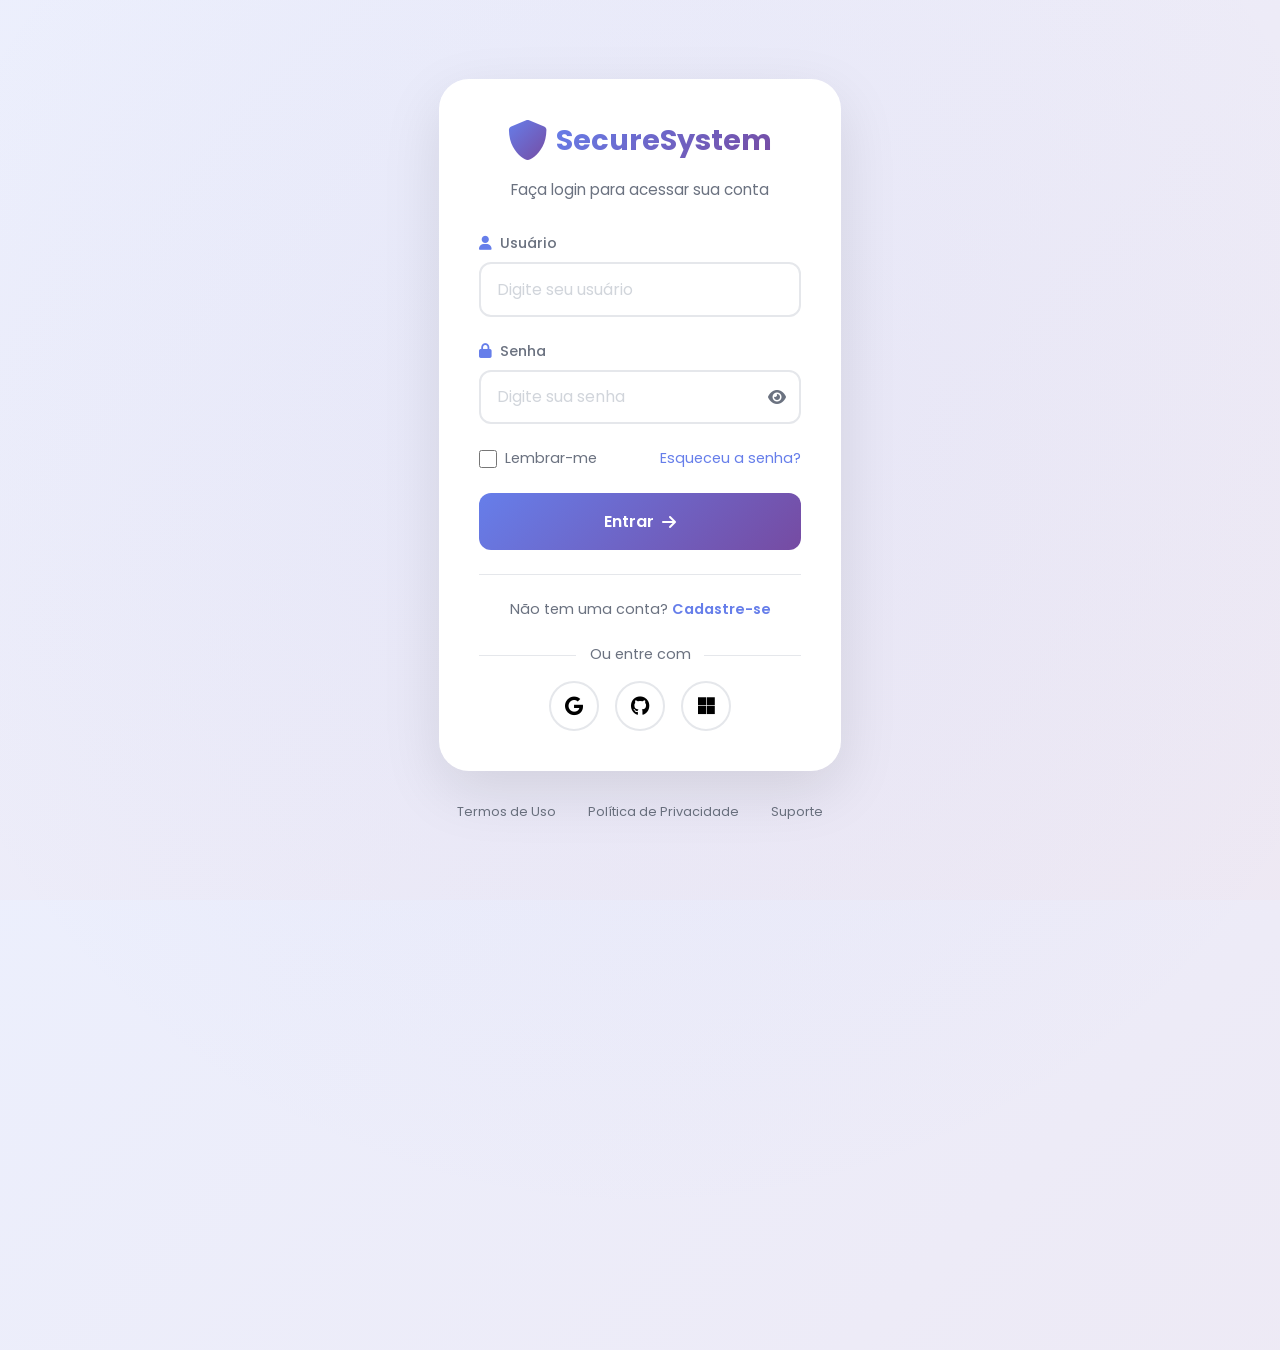
<file: AtividadeVS/Atividade.14-03/Atividade5/index.html>
<!DOCTYPE html>
<html lang="pt-BR">
<head>
    <meta charset="UTF-8">
    <meta name="viewport" content="width=device-width, initial-scale=1.0">
    <title>Login - SecureSystem</title>
    <link rel="stylesheet" href="assets/css/login.css">
    <link href="https://fonts.googleapis.com/css2?family=Poppins:wght@300;400;500;600;700&display=swap" rel="stylesheet">
    <link rel="stylesheet" href="https://cdnjs.cloudflare.com/ajax/libs/font-awesome/6.0.0/css/all.min.css">
</head>
<body>
    <div class="login-container">
        <div class="login-card">
            <div class="login-header">
                <div class="logo">
                    <i class="fas fa-shield-alt"></i>
                    <h1>SecureSystem</h1>
                </div>
                <p>Faça login para acessar sua conta</p>
            </div>

            <form id="loginForm" class="login-form">
                <div class="input-group">
                    <label for="usuario">
                        <i class="fas fa-user"></i>
                        Usuário
                    </label>
                    <input type="text" id="usuario" name="usuario" required 
                           placeholder="Digite seu usuário" autocomplete="username">
                </div>

                <div class="input-group">
                    <label for="senha">
                        <i class="fas fa-lock"></i>
                        Senha
                    </label>
                    <div class="password-input">
                        <input type="password" id="senha" name="senha" required 
                               placeholder="Digite sua senha" autocomplete="current-password">
                        <i class="fas fa-eye toggle-password" onclick="togglePassword('senha')"></i>
                    </div>
                </div>

                <div class="login-options">
                    <label class="checkbox-label">
                        <input type="checkbox" id="lembrar">
                        <span>Lembrar-me</span>
                    </label>
                    <a href="#" class="forgot-password">Esqueceu a senha?</a>
                </div>

                <button type="submit" class="login-btn">
                    <span>Entrar</span>
                    <i class="fas fa-arrow-right"></i>
                </button>

                <div class="login-footer">
                    <p>Não tem uma conta? <a href="cadastro.html">Cadastre-se</a></p>
                </div>
            </form>

            <div class="social-login">
                <p>Ou entre com</p>
                <div class="social-buttons">
                    <button class="social-btn google">
                        <i class="fab fa-google"></i>
                    </button>
                    <button class="social-btn github">
                        <i class="fab fa-github"></i>
                    </button>
                    <button class="social-btn microsoft">
                        <i class="fab fa-microsoft"></i>
                    </button>
                </div>
            </div>
        </div>

        <div class="login-footer-links">
            <a href="#">Termos de Uso</a>
            <a href="#">Política de Privacidade</a>
            <a href="#">Suporte</a>
        </div>
    </div>

    <div id="toast" class="toast"></div>

    <script src="assets/js/login.js"></script>
</body>
</html>
</file>
<file: AtividadeVS/Atividade.14-03/Atividade5/assets/css/login.css>
/* Reset e Estilos Globais */
* {
    margin: 0;
    padding: 0;
    box-sizing: border-box;
    font-family: 'Poppins', sans-serif;
}

:root {
    --primary: #667eea;
    --secondary: #764ba2;
    --success: #10b981;
    --danger: #ef4444;
    --dark: #1f2937;
    --light: #f9fafb;
    --gray: #6b7280;
    --border: #e5e7eb;
    --gradient: linear-gradient(135deg, var(--primary) 0%, var(--secondary) 100%);
    --shadow: 0 20px 60px rgba(0, 0, 0, 0.1);
}

body {
    min-height: 100vh;
    background: linear-gradient(135deg, #667eea20 0%, #764ba220 100%);
    display: flex;
    align-items: center;
    justify-content: center;
    position: relative;
    overflow-x: hidden;
}

/* Efeito de fundo animado */
body::before {
    content: '';
    position: absolute;
    width: 200%;
    height: 200%;
    background: radial-gradient(circle, var(--primary) 0%, transparent 50%);
    opacity: 0.05;
    animation: rotate 30s linear infinite;
}

@keyframes rotate {
    from { transform: rotate(0deg); }
    to { transform: rotate(360deg); }
}

.login-container {
    width: 100%;
    max-width: 450px;
    padding: 1.5rem;
    position: relative;
    z-index: 1;
}

.login-card {
    background: white;
    border-radius: 30px;
    padding: 2.5rem;
    box-shadow: var(--shadow);
    backdrop-filter: blur(10px);
    animation: slideUp 0.6s ease-out;
}

@keyframes slideUp {
    from {
        opacity: 0;
        transform: translateY(30px);
    }
    to {
        opacity: 1;
        transform: translateY(0);
    }
}

/* Header */
.login-header {
    text-align: center;
    margin-bottom: 2rem;
}

.logo {
    display: flex;
    align-items: center;
    justify-content: center;
    gap: 0.5rem;
    margin-bottom: 1rem;
}

.logo i {
    font-size: 2.5rem;
    background: var(--gradient);
    -webkit-background-clip: text;
    -webkit-text-fill-color: transparent;
}

.logo h1 {
    font-size: 1.8rem;
    background: var(--gradient);
    -webkit-background-clip: text;
    -webkit-text-fill-color: transparent;
}

.login-header p {
    color: var(--gray);
    font-size: 0.95rem;
}

/* Formulário */
.login-form {
    margin-bottom: 1.5rem;
}

.input-group {
    margin-bottom: 1.5rem;
}

.input-group label {
    display: flex;
    align-items: center;
    gap: 0.5rem;
    color: var(--gray);
    margin-bottom: 0.5rem;
    font-size: 0.9rem;
    font-weight: 500;
}

.input-group label i {
    color: var(--primary);
}

.input-group input {
    width: 100%;
    padding: 0.8rem 1rem;
    border: 2px solid var(--border);
    border-radius: 12px;
    font-size: 1rem;
    transition: all 0.3s;
    background: white;
}

.input-group input:focus {
    outline: none;
    border-color: var(--primary);
    box-shadow: 0 0 0 4px rgba(102, 126, 234, 0.1);
}

.input-group input::placeholder {
    color: #d1d5db;
}

/* Campo de senha */
.password-input {
    position: relative;
}

.password-input input {
    padding-right: 40px;
}

.password-input .toggle-password {
    position: absolute;
    right: 15px;
    top: 50%;
    transform: translateY(-50%);
    cursor: pointer;
    color: var(--gray);
    transition: color 0.3s;
}

.password-input .toggle-password:hover {
    color: var(--primary);
}

/* Opções de login */
.login-options {
    display: flex;
    justify-content: space-between;
    align-items: center;
    margin-bottom: 1.5rem;
}

.checkbox-label {
    display: flex;
    align-items: center;
    gap: 0.5rem;
    cursor: pointer;
    color: var(--gray);
    font-size: 0.9rem;
}

.checkbox-label input[type="checkbox"] {
    width: 18px;
    height: 18px;
    cursor: pointer;
    accent-color: var(--primary);
}

.forgot-password {
    color: var(--primary);
    text-decoration: none;
    font-size: 0.9rem;
    transition: color 0.3s;
}

.forgot-password:hover {
    color: var(--secondary);
    text-decoration: underline;
}

/* Botão de login */
.login-btn {
    width: 100%;
    padding: 1rem;
    background: var(--gradient);
    color: white;
    border: none;
    border-radius: 12px;
    font-size: 1rem;
    font-weight: 600;
    cursor: pointer;
    display: flex;
    align-items: center;
    justify-content: center;
    gap: 0.5rem;
    transition: all 0.3s;
    position: relative;
    overflow: hidden;
}

.login-btn::before {
    content: '';
    position: absolute;
    top: 0;
    left: -100%;
    width: 100%;
    height: 100%;
    background: linear-gradient(90deg, transparent, rgba(255, 255, 255, 0.2), transparent);
    transition: left 0.5s;
}

.login-btn:hover {
    transform: translateY(-2px);
    box-shadow: 0 10px 30px rgba(102, 126, 234, 0.4);
}

.login-btn:hover::before {
    left: 100%;
}

.login-btn i {
    transition: transform 0.3s;
}

.login-btn:hover i {
    transform: translateX(5px);
}

.login-btn:disabled {
    opacity: 0.7;
    cursor: not-allowed;
    transform: none;
}

/* Loading state */
.login-btn.loading {
    position: relative;
    color: transparent;
}

.login-btn.loading::after {
    content: '';
    position: absolute;
    width: 20px;
    height: 20px;
    border: 2px solid white;
    border-top-color: transparent;
    border-radius: 50%;
    animation: spin 1s linear infinite;
}

@keyframes spin {
    to { transform: rotate(360deg); }
}

/* Footer do login */
.login-footer {
    text-align: center;
    margin-top: 1.5rem;
    padding-top: 1.5rem;
    border-top: 1px solid var(--border);
}

.login-footer p {
    color: var(--gray);
    font-size: 0.9rem;
}

.login-footer a {
    color: var(--primary);
    text-decoration: none;
    font-weight: 600;
    transition: color 0.3s;
}

.login-footer a:hover {
    color: var(--secondary);
    text-decoration: underline;
}

/* Social login */
.social-login {
    text-align: center;
    margin-top: 1.5rem;
}

.social-login p {
    color: var(--gray);
    font-size: 0.9rem;
    margin-bottom: 1rem;
    position: relative;
}

.social-login p::before,
.social-login p::after {
    content: '';
    position: absolute;
    top: 50%;
    width: 30%;
    height: 1px;
    background: var(--border);
}

.social-login p::before {
    left: 0;
}

.social-login p::after {
    right: 0;
}

.social-buttons {
    display: flex;
    justify-content: center;
    gap: 1rem;
}

.social-btn {
    width: 50px;
    height: 50px;
    border: 2px solid var(--border);
    background: white;
    border-radius: 50%;
    cursor: pointer;
    display: flex;
    align-items: center;
    justify-content: center;
    transition: all 0.3s;
    font-size: 1.2rem;
}

.social-btn:hover {
    transform: translateY(-3px);
    border-color: transparent;
}

.social-btn.google:hover {
    background: #DB4437;
    color: white;
    box-shadow: 0 5px 15px rgba(219, 68, 55, 0.3);
}

.social-btn.github:hover {
    background: #333;
    color: white;
    box-shadow: 0 5px 15px rgba(51, 51, 51, 0.3);
}

.social-btn.microsoft:hover {
    background: #00A4EF;
    color: white;
    box-shadow: 0 5px 15px rgba(0, 164, 239, 0.3);
}

/* Footer links */
.login-footer-links {
    display: flex;
    justify-content: center;
    gap: 2rem;
    margin-top: 2rem;
    color: white;
}

.login-footer-links a {
    color: var(--gray);
    text-decoration: none;
    font-size: 0.8rem;
    transition: color 0.3s;
}

.login-footer-links a:hover {
    color: var(--primary);
}

/* Toast */
.toast {
    position: fixed;
    bottom: 20px;
    right: 20px;
    padding: 1rem 2rem;
    background: white;
    color: var(--dark);
    border-radius: 50px;
    box-shadow: var(--shadow);
    transform: translateY(100px);
    opacity: 0;
    transition: all 0.3s;
    z-index: 1000;
    font-weight: 500;
}

.toast.show {
    transform: translateY(0);
    opacity: 1;
}

.toast.success {
    background: var(--success);
    color: white;
}

.toast.error {
    background: var(--danger);
    color: white;
}

/* Responsividade */
@media (max-width: 480px) {
    .login-container {
        padding: 1rem;
    }
    
    .login-card {
        padding: 1.5rem;
    }
    
    .logo i {
        font-size: 2rem;
    }
    
    .logo h1 {
        font-size: 1.5rem;
    }
    
    .login-options {
        flex-direction: column;
        gap: 1rem;
        align-items: flex-start;
    }
    
    .social-login p::before,
    .social-login p::after {
        width: 20%;
    }
    
    .login-footer-links {
        flex-direction: column;
        align-items: center;
        gap: 1rem;
    }
}
</file>
